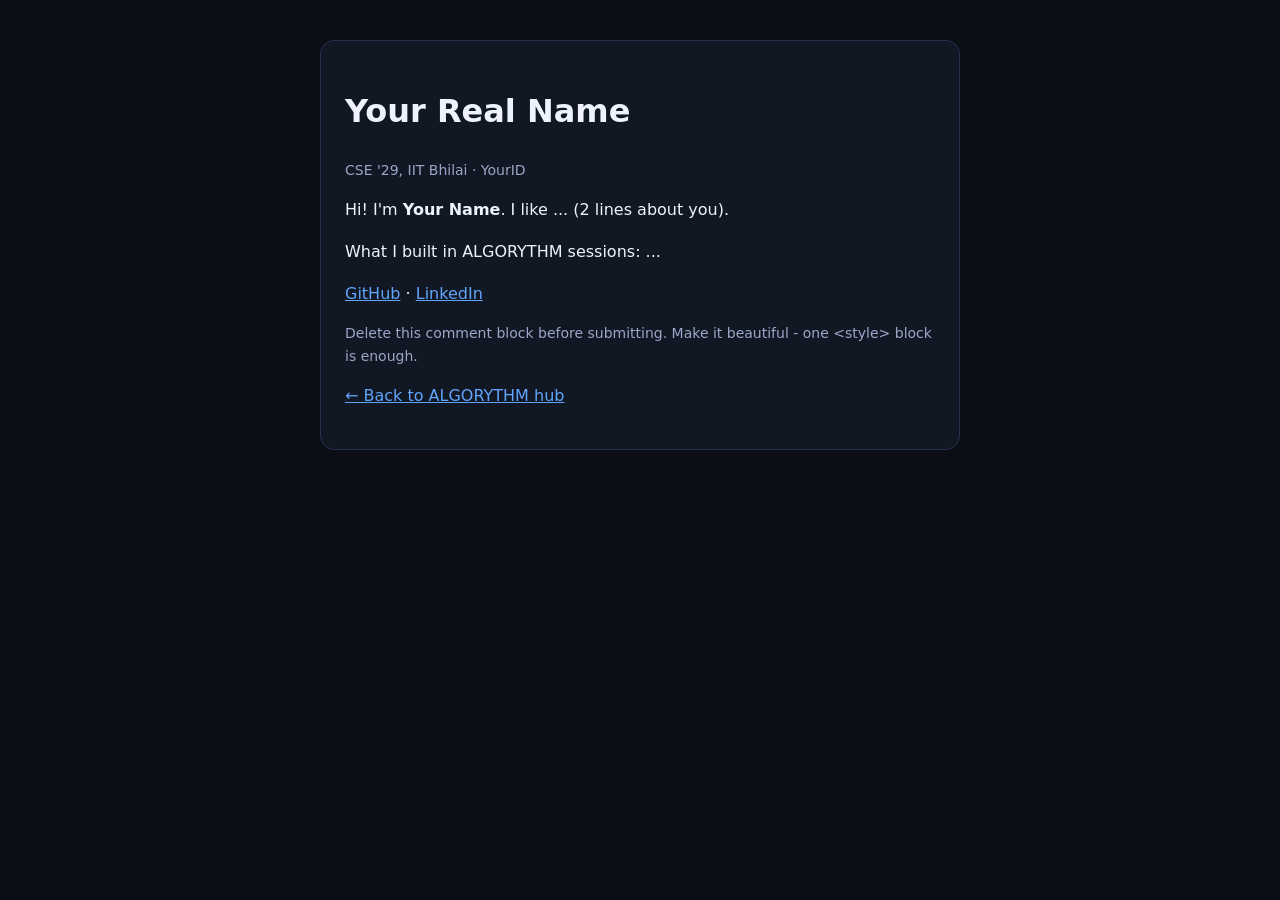
<file: students/AutofixDemo-61616-Swarnadip-Kar/index.html>
<!doctype html>
<html lang="en">
<head>
<meta charset="utf-8" />
<meta name="viewport" content="width=device-width, initial-scale=1" />
<title>Swarnadip - ALGORYTHM</title>
<style>
  body{font-family:-apple-system,"Segoe UI",system-ui,sans-serif;max-width:640px;margin:40px auto;padding:0 20px;line-height:1.6;background:#0b0e14;color:#eef2ff}
  a{color:#60a5fa} .card{border:1px solid #26314d;border-radius:14px;padding:24px;background:#121724}
  .muted{color:#9aa7c7;font-size:14px}
</style>
</head>
<body>
<!--
  TEMPLATE for your bio page.
  1. Copy this whole folder: students/_template/ -> students/<YourName>-<YourID>-<YourGithubUsername>/
     Keep YOUR case exactly. The last part MUST be YOUR OWN GitHub username.
     Example: students/Swarnadip-12342210-Swarnadip-Kar (NAME=Swarnadip, ID=12342210, user=Swarnadip-Kar)
  2. Edit THIS file. Keep it a single index.html (plus optional style.css / images in same folder).
  3. Keep it < 500 KB total, no passwords / API keys, no crypto miners.
-->
<div class="card">
  <h1>Your Real Name</h1>
  <p class="muted">CSE '29, IIT Bhilai · YourID</p>
  <p>Hi! I'm <b>Your Name</b>. I like ... (2 lines about you).</p>
  <p>What I built in ALGORYTHM sessions: ...</p>
  <p><a href="https://github.com/YOU">GitHub</a> · <a href="https://linkedin.com/in/YOU">LinkedIn</a></p>
  <p class="muted">Delete this comment block before submitting. Make it beautiful - one &lt;style&gt; block is enough.</p>
  <p><a href="../../index.html">← Back to ALGORYTHM hub</a></p>
</div>
</body>
</html>
</file>
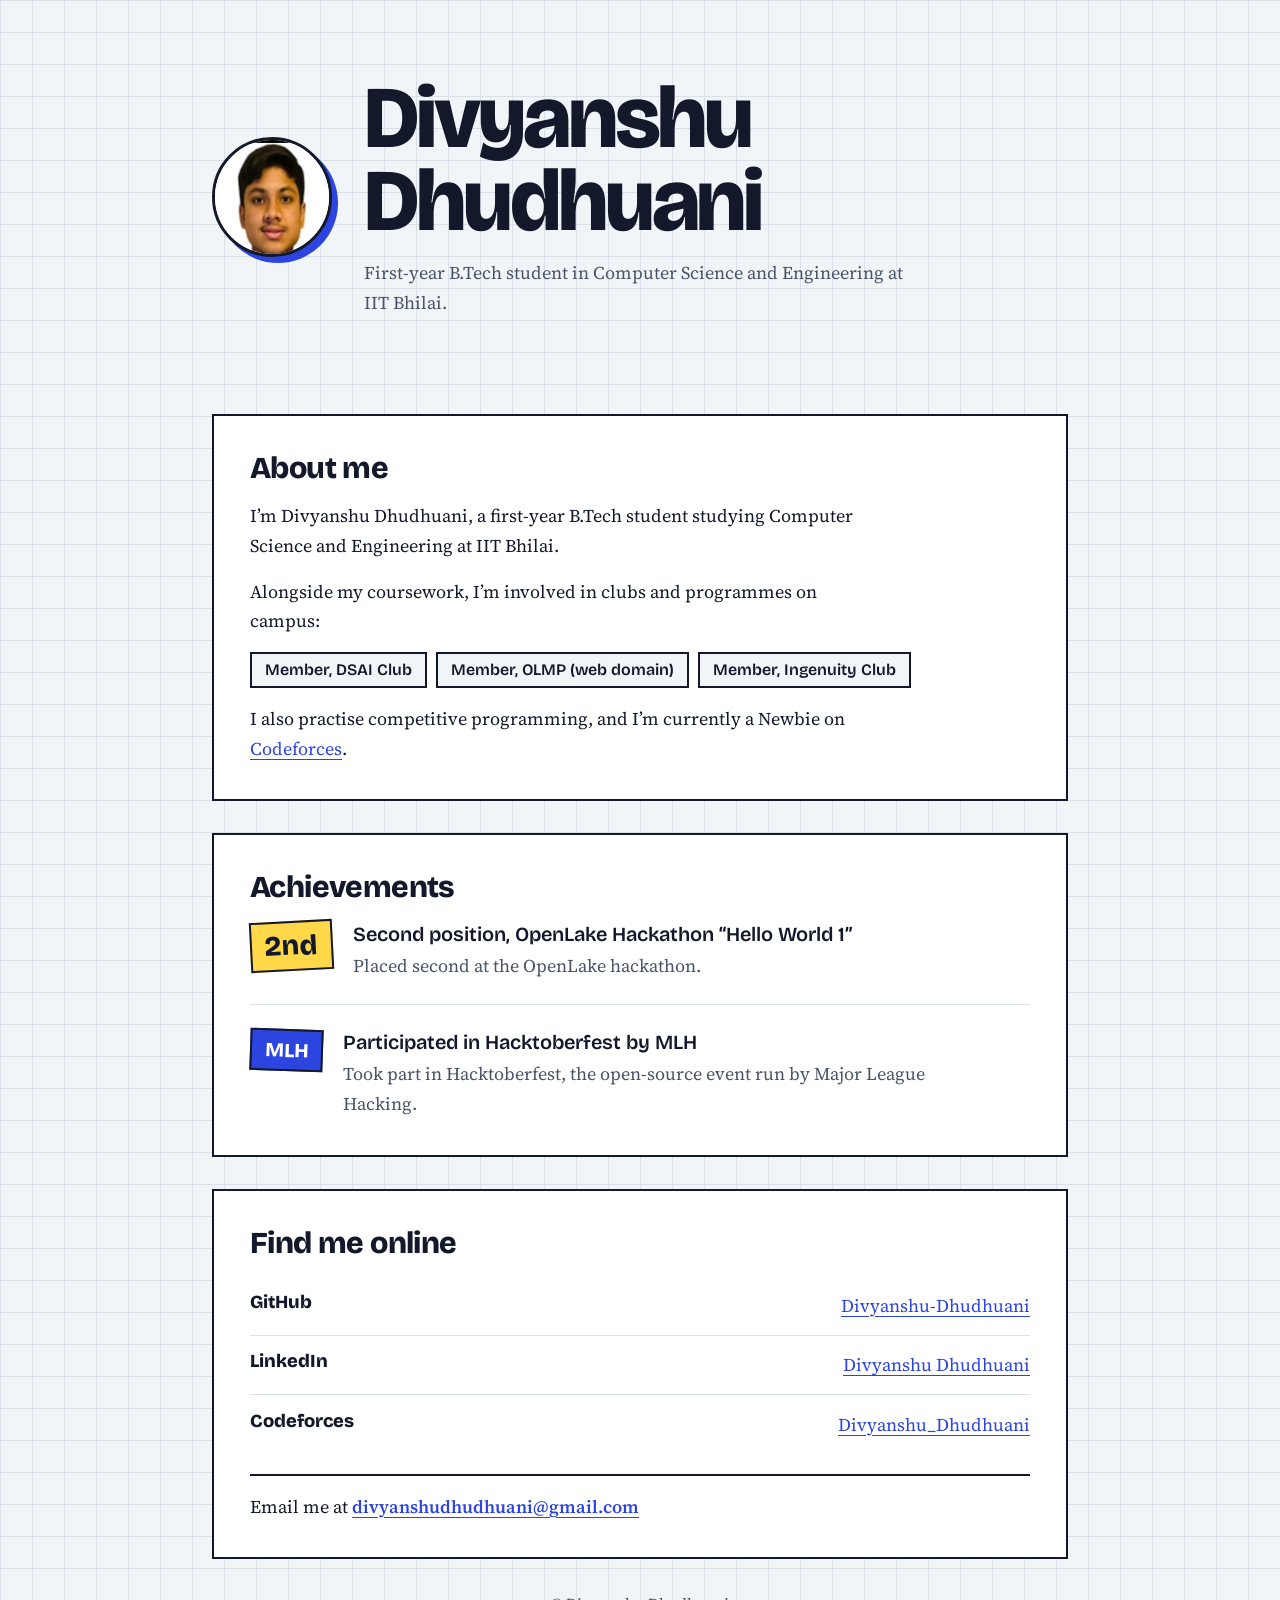
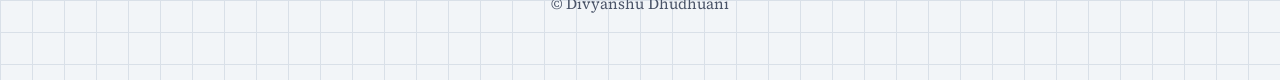
<file: students/Divyanshu-B26CS015-Divyanshu-Dhudhuani/index.html>
<!DOCTYPE html>
<html lang="en">
<head>
<meta charset="UTF-8">
<meta name="viewport" content="width=device-width, initial-scale=1, viewport-fit=cover">
<title>Divyanshu Dhudhuani – Portfolio</title>
<link rel="preconnect" href="https://fonts.googleapis.com">
<link rel="preconnect" href="https://fonts.gstatic.com" crossorigin>
<link href="https://fonts.googleapis.com/css2?family=Bricolage+Grotesque:opsz,wght@12..96,500;12..96,800&family=Source+Serif+4:opsz,wght@8..60,400;8..60,600&display=swap" rel="stylesheet">
<style>
:root{
  --paper:#F2F5F8; --grid:#D9E0E8; --ink:#13192B; --muted:#4A5468;
  --accent:#2D45E0; --mark:#FFD84A; --card:#FFFFFF; --line:#13192B;
  --display:"Bricolage Grotesque","Helvetica Neue",Arial,sans-serif;
  --body:"Source Serif 4",Georgia,"Times New Roman",serif;
  box-sizing:border-box;
  padding-top:env(safe-area-inset-top,0px);
  padding-bottom:env(safe-area-inset-bottom,0px);
}
@media (prefers-color-scheme:dark){
  :root:not([data-theme="light"]){
    --paper:#10152A; --grid:#1D2540; --ink:#EEF1F8; --muted:#A5AEC4;
    --accent:#8FA2FF; --mark:#FFD84A; --card:#171E38; --line:#EEF1F8;
    color-scheme:dark;
  }
}
:root[data-theme="dark"]{
  --paper:#10152A; --grid:#1D2540; --ink:#EEF1F8; --muted:#A5AEC4;
  --accent:#8FA2FF; --mark:#FFD84A; --card:#171E38; --line:#EEF1F8;
  color-scheme:dark;
}
html{scroll-padding-top:env(safe-area-inset-top,0px)}
*,*::before,*::after{box-sizing:border-box}
body{
  margin:0; color:var(--ink); background-color:var(--paper);
  background-image:
    linear-gradient(var(--grid) 1px,transparent 1px),
    linear-gradient(90deg,var(--grid) 1px,transparent 1px);
  background-size:32px 32px;
  font-family:var(--body); font-size:1.125rem; line-height:1.65;
}
main{max-width:56rem; margin:0 auto; padding:clamp(2rem,6vw,5rem) 1.25rem 4rem}
a{color:var(--accent); text-underline-offset:.2em}
a:focus-visible{outline:3px solid var(--accent); outline-offset:3px; border-radius:2px}

/* hero */
.hero{display:flex; gap:2rem; align-items:center; flex-wrap:wrap; margin-bottom:clamp(3rem,8vw,6rem)}
.avatar{
  width:7.5rem; height:7.5rem; flex:none; display:grid; place-items:center;
  background:var(--ink); color:var(--paper); border-radius:50%;
  font:800 2.5rem/1 var(--display); letter-spacing:-.02em;
  box-shadow:6px 6px 0 var(--accent);
}
img.avatar{object-fit:cover; background:var(--card); border:3px solid var(--ink)}
.hero h1{
  margin:0; font:800 clamp(2.6rem,9vw,5.5rem)/.95 var(--display);
  letter-spacing:-.035em;
}
.hero p{margin:.9rem 0 0; max-width:34rem; color:var(--muted)}
.hero-text{flex:1 1 20rem}

/* sections */
section{
  background:var(--card); border:2px solid var(--line);
  padding:clamp(1.25rem,4vw,2.25rem); margin-bottom:2rem;
}
h2{margin:0 0 1rem; font:800 1.9rem/1.1 var(--display); letter-spacing:-.02em}
section p{margin:0; max-width:40rem}
section p + p{margin-top:1rem}
.clubs{list-style:none; margin:1rem 0 0; padding:0; display:flex; flex-wrap:wrap; gap:.6rem}
.clubs li{border:2px solid var(--line); padding:.3rem .8rem; font:600 1rem/1.4 var(--display); background:var(--paper)}

/* achievement */
.award{display:flex; gap:1.25rem; align-items:flex-start}
.rank{
  flex:none; background:var(--mark); color:#13192B; border:2px solid #13192B;
  font:800 1.75rem/1 var(--display); padding:.55rem .8rem; transform:rotate(-3deg);
}
.award h3{margin:0 0 .25rem; font:600 1.25rem/1.3 var(--display)}
.award p{color:var(--muted)}
.award + .award{margin-top:1.5rem; padding-top:1.5rem; border-top:1px solid var(--grid)}
.rank.alt{background:var(--accent); color:#FFFFFF; transform:rotate(2deg); font-size:1.25rem}
:root[data-theme="dark"] .rank.alt{color:#10152A}
@media (prefers-color-scheme:dark){:root:not([data-theme="light"]) .rank.alt{color:#10152A}}

/* links */
.links{list-style:none; margin:0; padding:0}
.links li{border-top:1px solid var(--grid)}
.links li:first-child{border-top:0}
.links a{
  display:flex; justify-content:space-between; gap:1rem; flex-wrap:wrap;
  padding:.9rem 0; text-decoration:none; color:var(--ink);
}
.links .site{font:800 1.15rem var(--display)}
.links .handle{color:var(--accent); text-decoration:underline; text-underline-offset:.2em; overflow-wrap:anywhere}
.links a:hover .site{color:var(--accent)}
.contact{margin-top:1.25rem; padding-top:1rem; border-top:2px solid var(--line)}
.contact a{font-weight:600; overflow-wrap:anywhere}

footer{color:var(--muted); font-size:.95rem; text-align:center}
@media (prefers-reduced-motion:reduce){*{transition:none!important;animation:none!important}}
</style>
</head>
<body>
<main>
  <header class="hero">
    <img class="avatar" src="[data-uri]" alt="Portrait of Divyanshu Dhudhuani" width="120" height="120">
    <div class="hero-text">
      <h1>Divyanshu Dhudhuani</h1>
      <p>First-year B.Tech student in Computer Science and Engineering at IIT Bhilai.</p>
    </div>
  </header>

  <section id="about">
    <h2>About me</h2>
    <p>I’m Divyanshu Dhudhuani, a first-year B.Tech student studying Computer Science and Engineering at IIT Bhilai.</p>
    <p>Alongside my coursework, I’m involved in clubs and programmes on campus:</p>
    <ul class="clubs">
      <li>Member, DSAI Club</li>
      <li>Member, OLMP (web domain)</li>
      <li>Member, Ingenuity Club</li>
    </ul>
    <p style="margin-top:1rem">I also practise competitive programming, and I’m currently a Newbie on <a href="https://codeforces.com/profile/Divyanshu_Dhudhuani" target="_blank" rel="noopener">Codeforces</a>.</p>
  </section>

  <section id="achievements">
    <h2>Achievements</h2>
    <div class="award">
      <div class="rank" aria-hidden="true">2nd</div>
      <div>
        <h3>Second position, OpenLake Hackathon “Hello World 1”</h3>
        <p>Placed second at the OpenLake hackathon.</p>
      </div>
    </div>
    <div class="award">
      <div class="rank alt" aria-hidden="true">MLH</div>
      <div>
        <h3>Participated in Hacktoberfest by MLH</h3>
        <p>Took part in Hacktoberfest, the open-source event run by Major League Hacking.</p>
      </div>
    </div>
  </section>

  <section id="socials">
    <h2>Find me online</h2>
    <ul class="links">
      <li><a href="https://github.com/Divyanshu-Dhudhuani/" target="_blank" rel="noopener"><span class="site">GitHub</span><span class="handle">Divyanshu-Dhudhuani</span></a></li>
      <li><a href="https://www.linkedin.com/in/divyanshu-dhudhuani-47697a425/" target="_blank" rel="noopener"><span class="site">LinkedIn</span><span class="handle">Divyanshu Dhudhuani</span></a></li>
      <li><a href="https://codeforces.com/profile/Divyanshu_Dhudhuani" target="_blank" rel="noopener"><span class="site">Codeforces</span><span class="handle">Divyanshu_Dhudhuani</span></a></li>
    </ul>
    <div class="contact">Email me at <a href="mailto:divyanshudhudhuani@gmail.com">divyanshudhudhuani@gmail.com</a></div>
  </section>

  <footer>© Divyanshu Dhudhuani</footer>
</main>
</body>
</html>
</file>
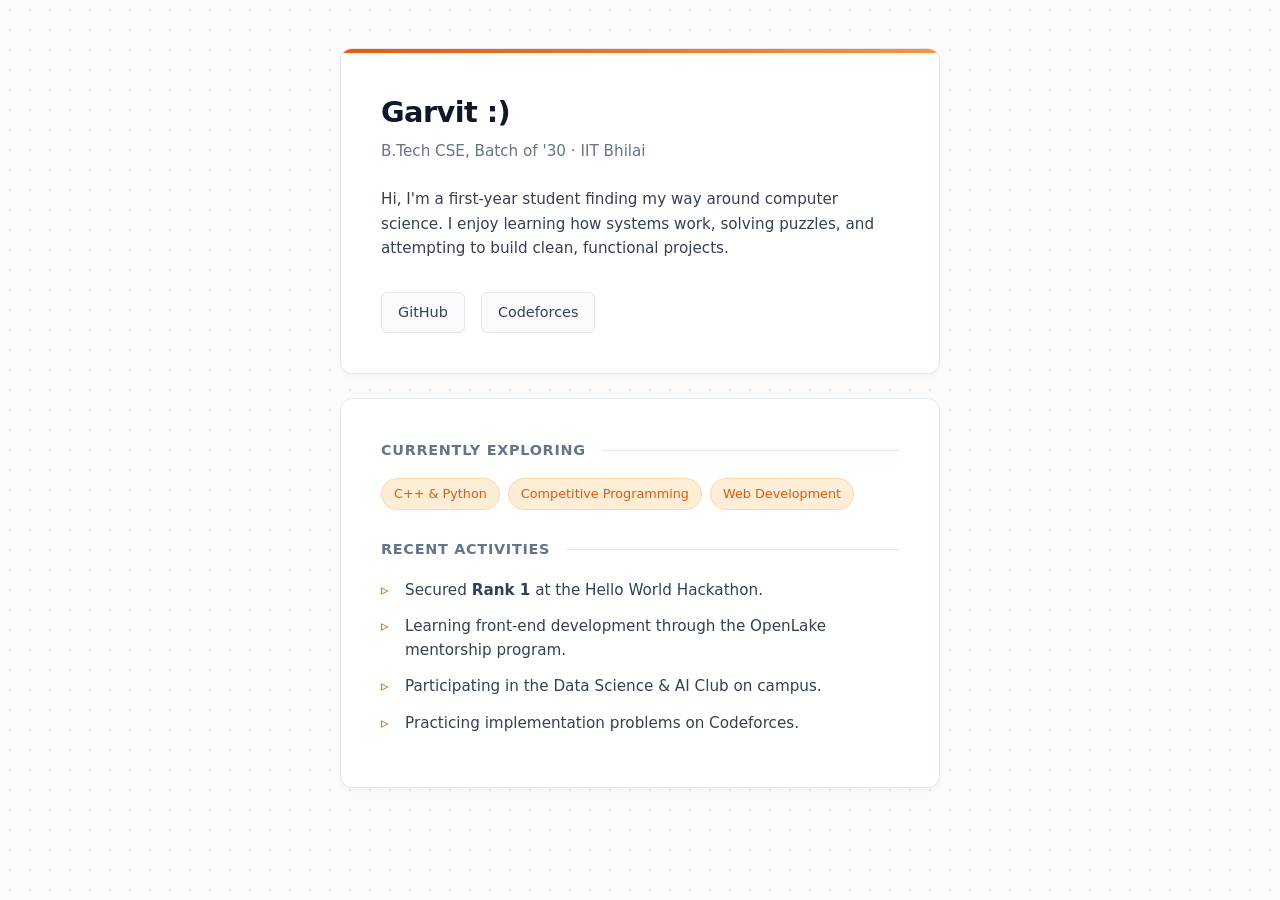
<file: students/Garvit-b26cs016-gargoyat/index.html>
<!DOCTYPE html>
<html lang="en">
<head>
  <meta charset="UTF-8">
  <meta name="viewport" content="width=device-width, initial-scale=1.0">
  <title>Garvit</title>
  <style>
    :root {
      --bg: #fafafa;
      --card-bg: #ffffff;
      --text-main: #334155;
      --text-muted: #64748b;
      --accent: #ea580c;
      --accent-light: #ffedd5;
      --border: #e2e8f0;
    }

    * { box-sizing: border-box; margin: 0; padding: 0; }

    body {
      background-color: var(--bg);
      background-image: radial-gradient(var(--border) 1px, transparent 1px);
      background-size: 20px 20px;
      color: var(--text-main);
      font-family: ui-sans-serif, system-ui, -apple-system, BlinkMacSystemFont, "Segoe UI", Roboto, sans-serif;
      line-height: 1.6;
      display: flex;
      justify-content: center;
      padding: 3rem 1.5rem;
    }

    .container {
      max-width: 600px;
      width: 100%;
    }

    .card {
      background: var(--card-bg);
      border: 1px solid var(--border);
      border-radius: 12px;
      padding: 2.5rem;
      box-shadow: 0 4px 6px -1px rgba(0, 0, 0, 0.02), 0 2px 4px -1px rgba(0, 0, 0, 0.02);
      margin-bottom: 1.5rem;
      position: relative;
      overflow: hidden;
    }

    .card.header-card::before {
      content: "";
      position: absolute;
      top: 0; left: 0; width: 100%; height: 4px;
      background: linear-gradient(90deg, #ea580c, #fb923c);
    }

    h1 {
      font-size: 1.8rem;
      font-weight: 700;
      color: #0f172a;
      margin-bottom: 0.25rem;
      letter-spacing: -0.02em;
    }

    .subtitle {
      color: var(--text-muted);
      font-size: 0.95rem;
      font-weight: 500;
      margin-bottom: 1.5rem;
    }

    p {
      font-size: 0.95rem;
      color: var(--text-main);
      margin-bottom: 1rem;
    }

    h2 {
      font-size: 0.9rem;
      font-weight: 600;
      text-transform: uppercase;
      letter-spacing: 0.05em;
      color: var(--text-muted);
      margin-bottom: 1rem;
      display: flex;
      align-items: center;
    }
    
    h2::after {
      content: "";
      flex: 1;
      height: 1px;
      background: var(--border);
      margin-left: 1rem;
    }

    .tag-container {
      display: flex;
      flex-wrap: wrap;
      gap: 0.5rem;
      margin-bottom: 1.75rem;
    }

    .tag {
      background: var(--accent-light);
      color: var(--accent);
      padding: 0.3rem 0.75rem;
      border-radius: 9999px;
      font-size: 0.8rem;
      font-weight: 500;
      border: 1px solid #fed7aa;
    }

    ul { list-style: none; }
    
    li {
      font-size: 0.95rem;
      margin-bottom: 0.75rem;
      padding-left: 1.5rem;
      position: relative;
    }

    li::before {
      content: "▹";
      position: absolute;
      left: 0;
      color: var(--accent);
      font-weight: bold;
    }

    .links {
      display: flex;
      gap: 1rem;
      margin-top: 2rem;
    }

    a.btn {
      display: inline-block;
      text-decoration: none;
      color: var(--text-main);
      background: #f8fafc;
      border: 1px solid var(--border);
      padding: 0.5rem 1rem;
      border-radius: 6px;
      font-size: 0.9rem;
      font-weight: 500;
      transition: all 0.2s ease;
    }

    a.btn:hover {
      background: var(--accent);
      color: white;
      border-color: var(--accent);
      transform: translateY(-1px);
    }
  </style>
</head>
<body>
  <div class="container">
    <!-- Main Intro Card -->
    <div class="card header-card">
      <h1>Garvit :)</h1>
      <div class="subtitle">B.Tech CSE, Batch of '30 · IIT Bhilai</div>
      
      <p>Hi, I'm a first-year student finding my way around computer science. I enjoy learning how systems work, solving puzzles, and attempting to build clean, functional projects.</p>
      
      <div class="links">
        <a href="https://github.com/gargoyat" target="_blank" rel="noopener" class="btn">GitHub</a>
        <a href="https://codeforces.com/profile/gargoyat" target="_blank" rel="noopener" class="btn">Codeforces</a>
      </div>
    </div>

    <!-- Details Card -->
    <div class="card">
      <h2>Currently Exploring</h2>
      <div class="tag-container">
        <span class="tag">C++ & Python</span>
        <span class="tag">Competitive Programming</span>
        <span class="tag">Web Development</span>
      </div>

      <h2>Recent Activities</h2>
      <ul>
        <li>Secured <strong>Rank 1</strong> at the Hello World Hackathon.</li>
        <li>Learning front-end development through the OpenLake mentorship program.</li>
        <li>Participating in the Data Science & AI Club on campus.</li>
        <li>Practicing implementation problems on Codeforces.</li>
      </ul>
    </div>
  </div>
</body>
</html>
</file>
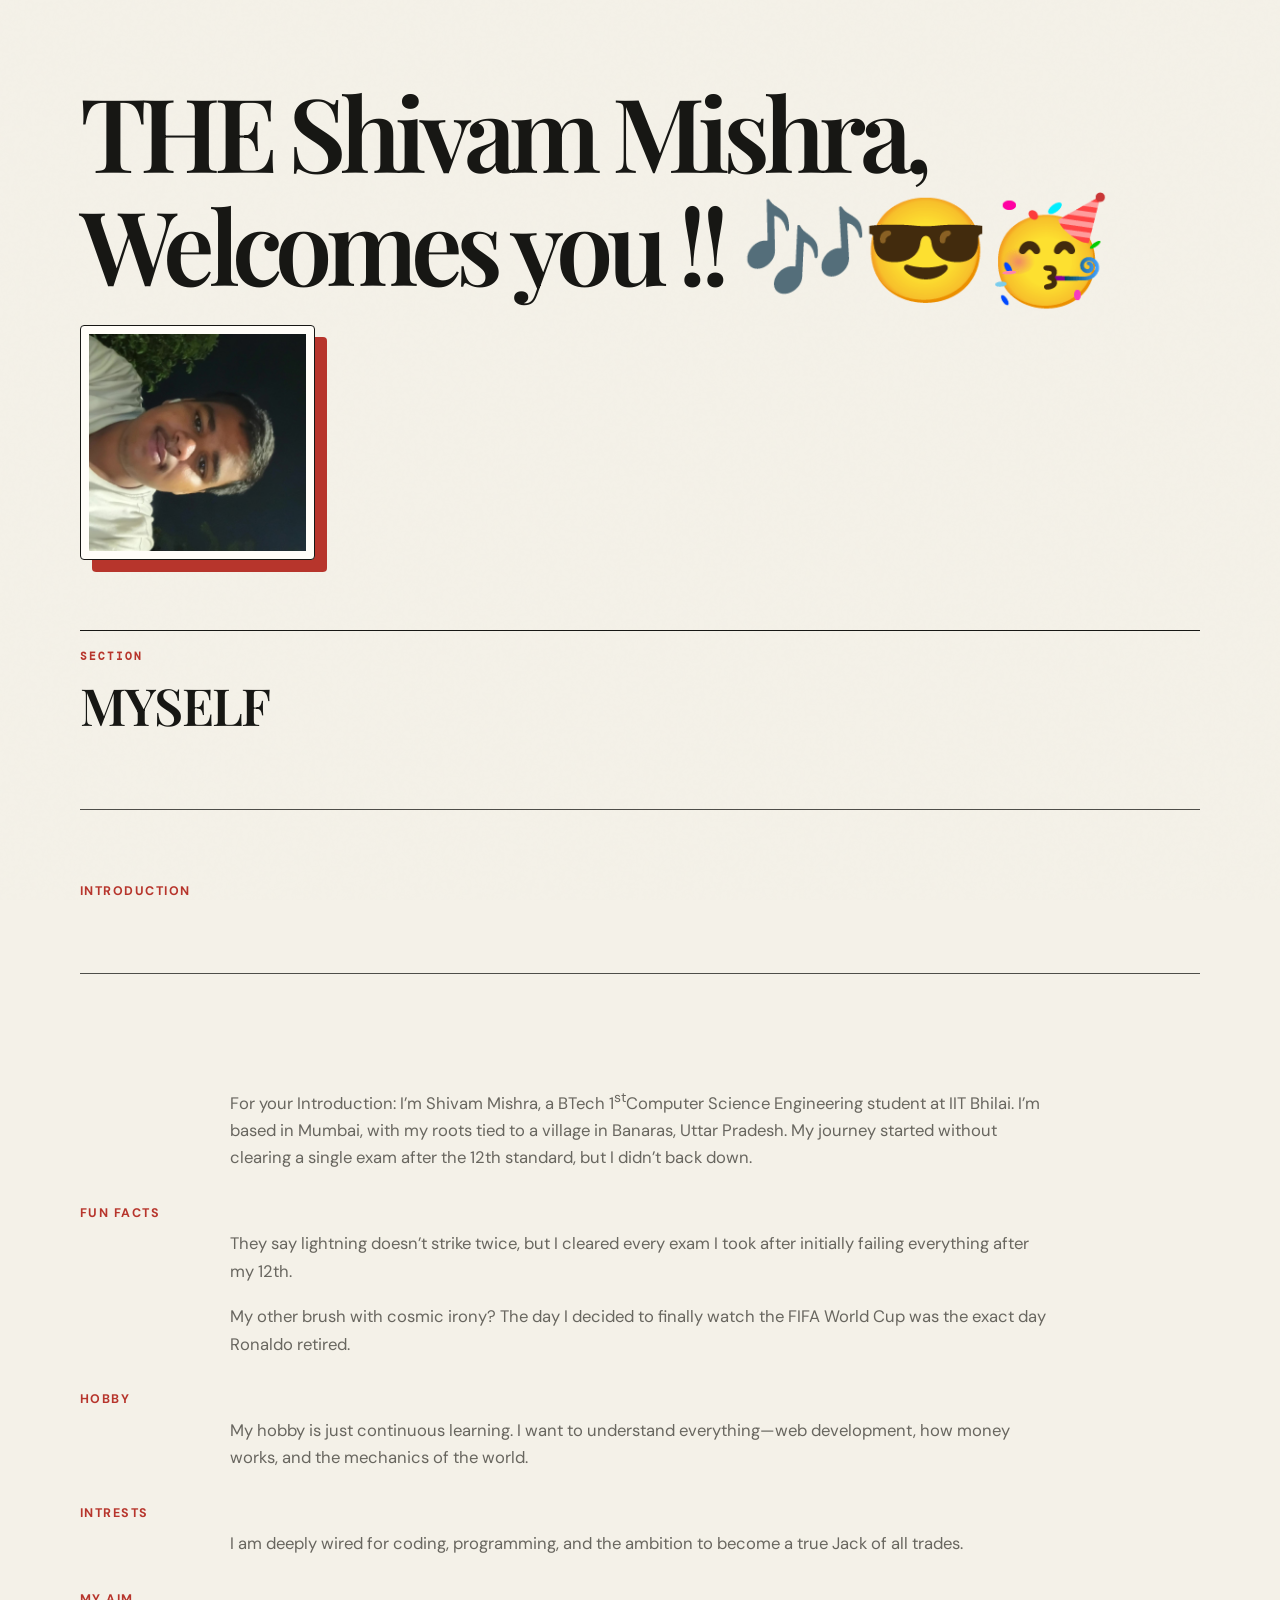
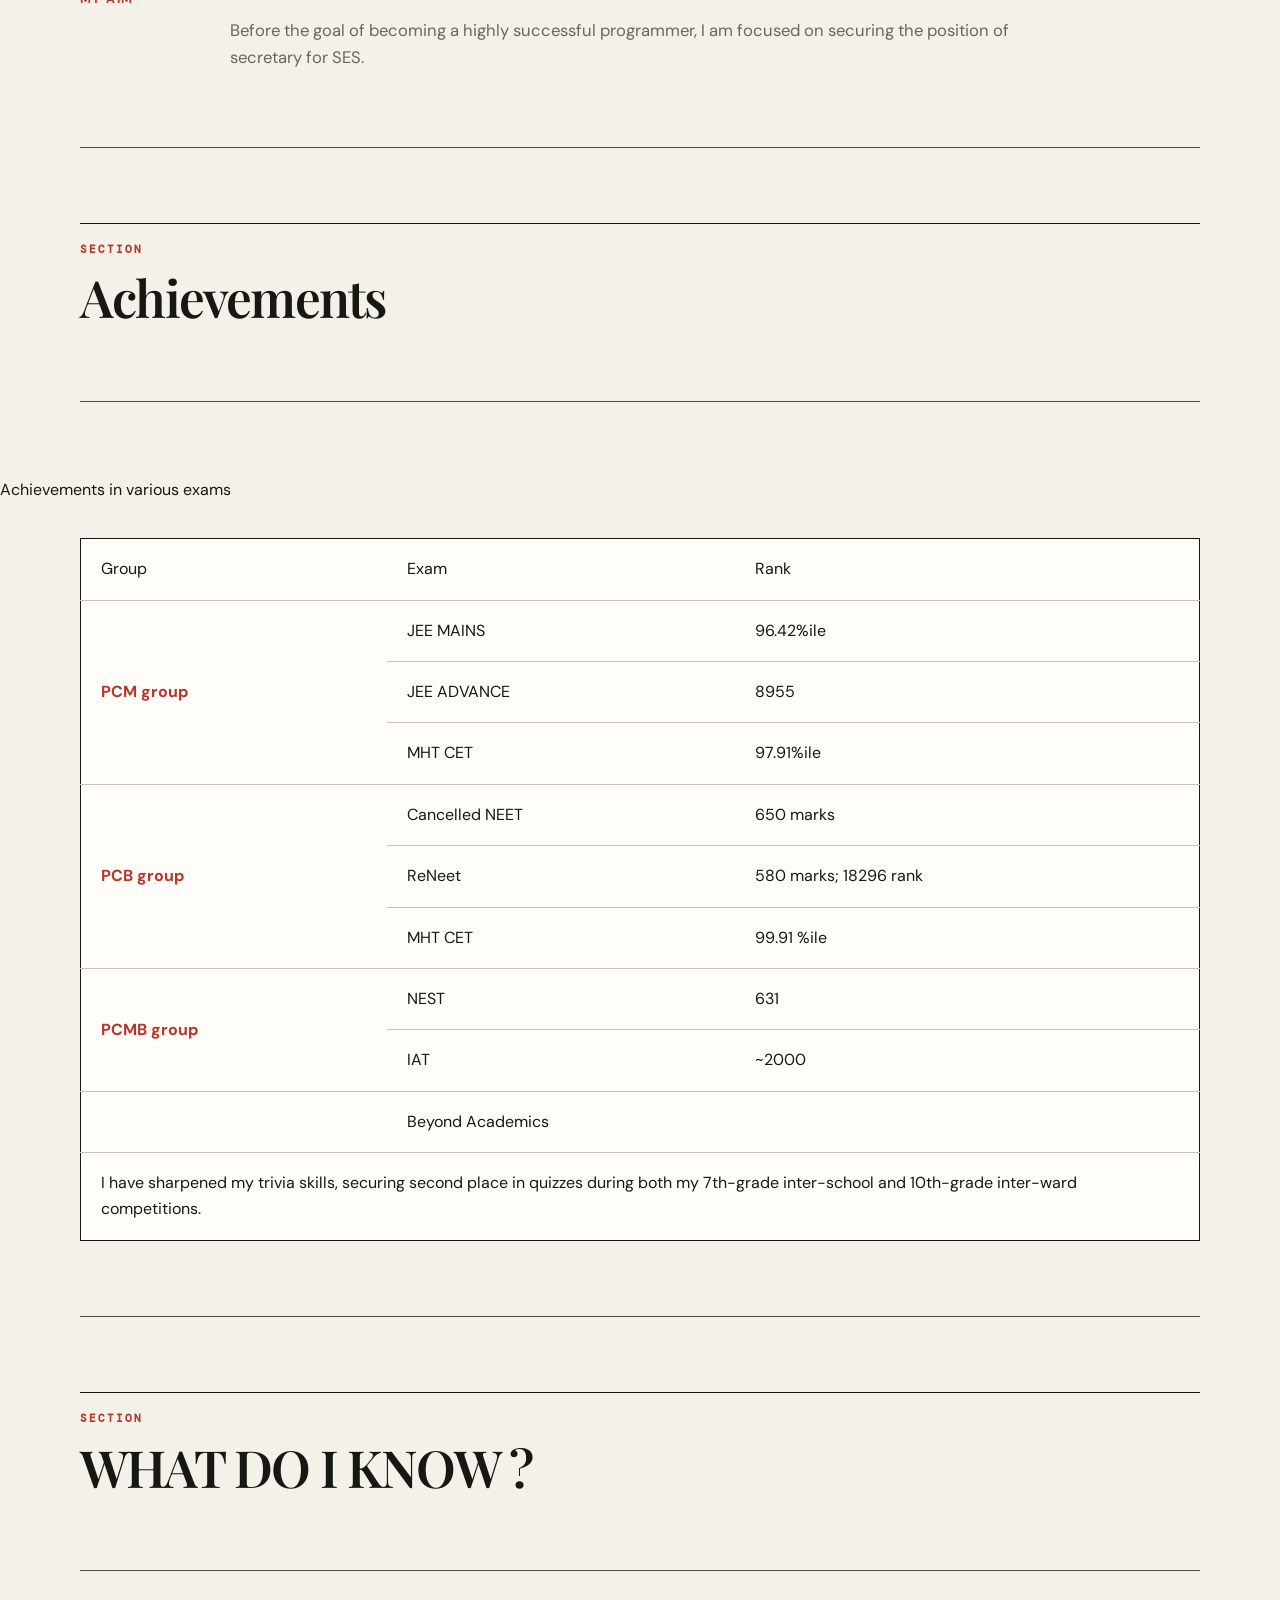
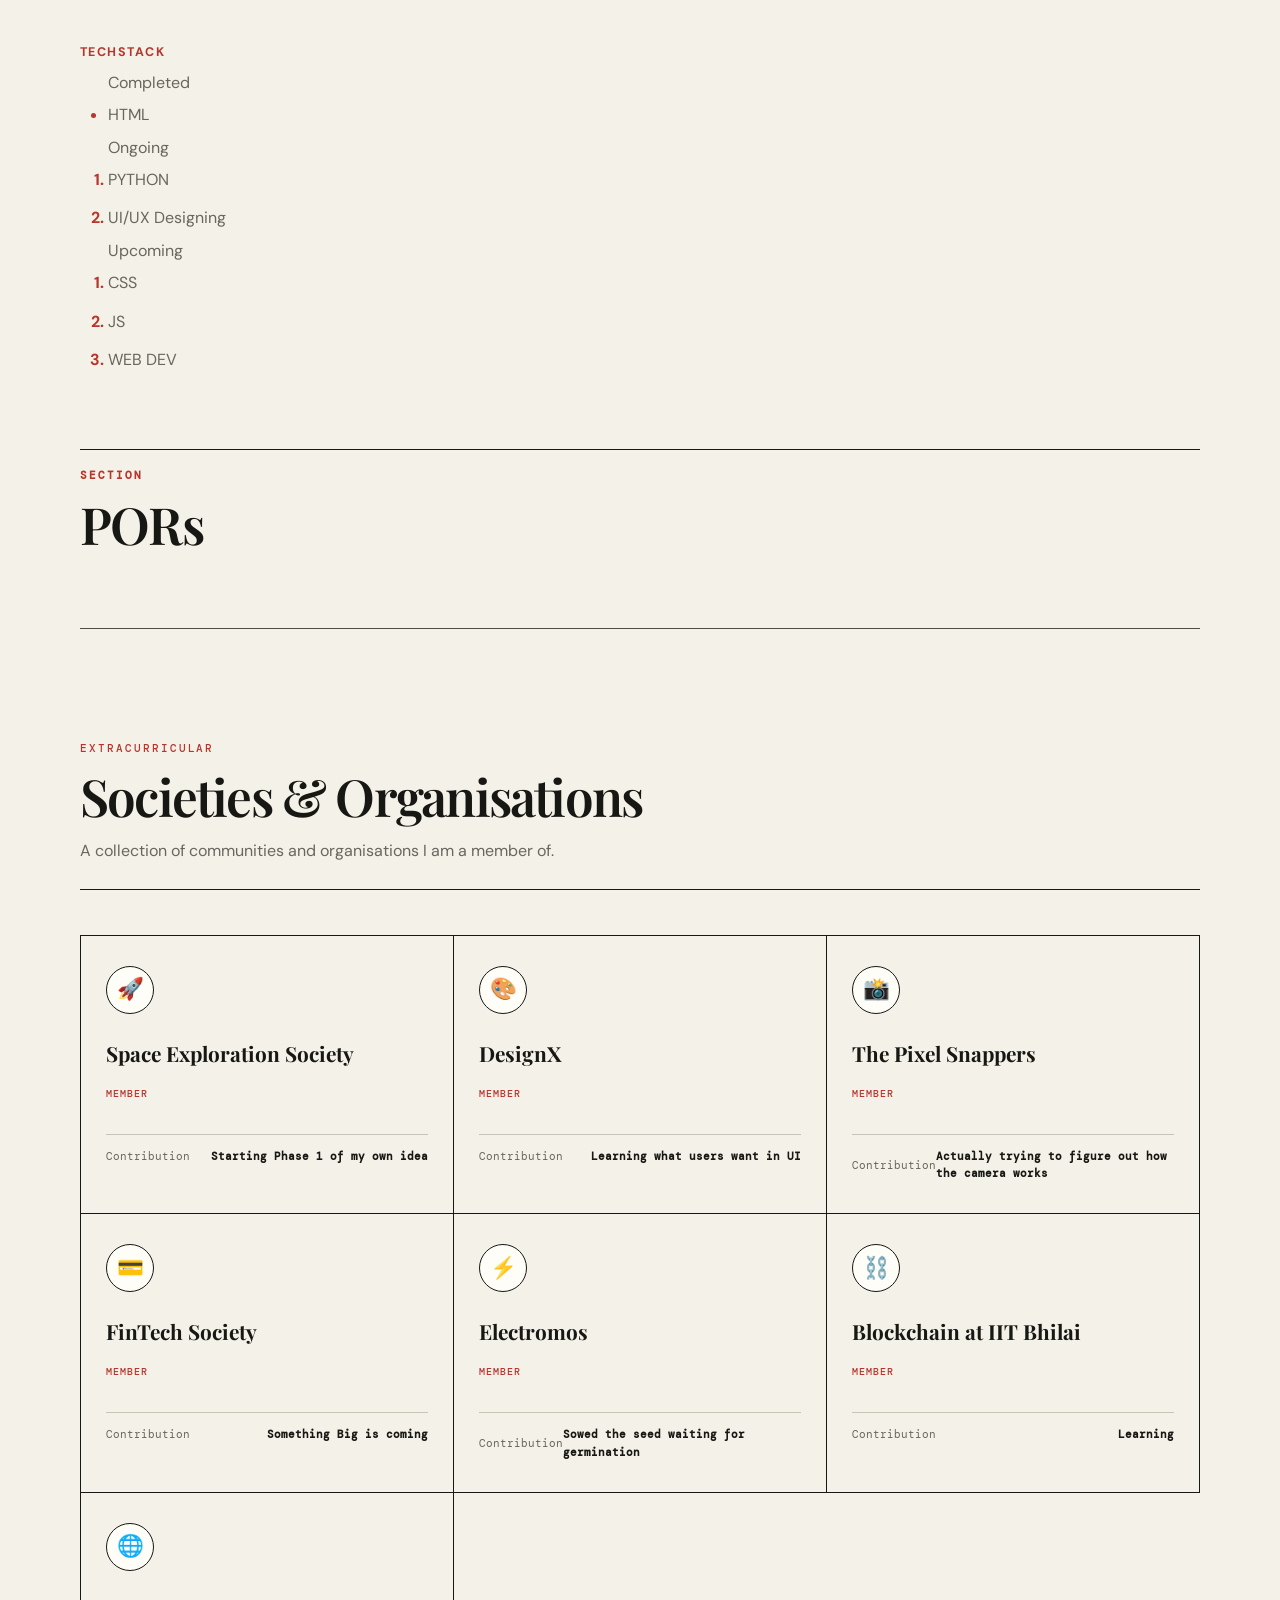
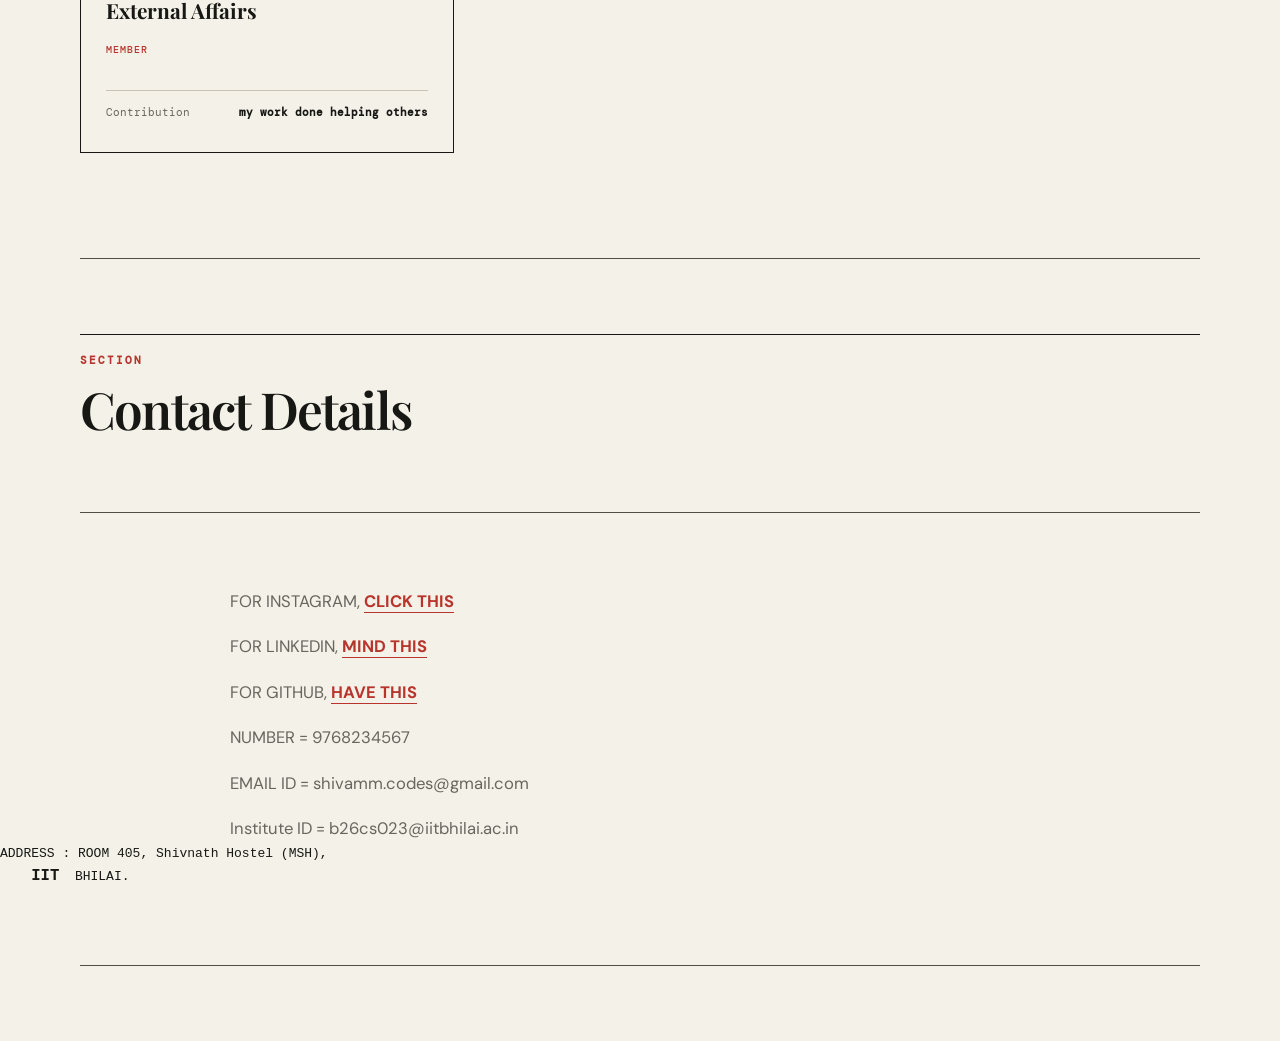
<file: students/Shivam-B26CS023-shivamm-codes/index.html>
<!DOCTYPE html>
<html lang="en">
<head>
    <meta charset="UTF-8">
    <meta name="viewport" content="width=device-width, initial-scale=1.0">
    <title>Shivam Mishra | Portfolio</title>
    <link rel="stylesheet" href="style.css">
</head>
<body>
    <h1> THE Shivam Mishra, Welcomes you !! 🎶😎🥳 </h1>
    <img src="me.jpg" alt="SHIVAM MISHRA">
    <h2>MYSELF</h2>
<hr>
    <h3>Introduction</h3>
<hr>
    <br>
    <p>For your Introduction: I’m Shivam Mishra, a BTech 1<sup>st</sup>Computer Science Engineering student at IIT Bhilai. I’m based in Mumbai, with my roots tied to a village in Banaras, Uttar Pradesh. My journey started without clearing a single exam after the 12th standard, but I didn’t back down.</p>

    <h3>FUN FACTS</h3>
    <p>They say lightning doesn’t strike twice, but I cleared every exam I took after initially failing everything after my 12th.</p>
<p>My other brush with cosmic irony? The day I decided to finally watch the FIFA World Cup was the exact day Ronaldo retired.</p>

    <h3>HOBBY</h3>
    <p>My hobby is just continuous learning. I want to understand everything—web development, how money works, and the mechanics of the world.</p>

    <h3>Intrests</h3>
    <p>I am deeply wired for coding, programming, and the ambition to become a true Jack of all trades.</p>

    <h3>MY AIM</h3>
    <p>Before the goal of becoming a highly successful programmer, I am focused on securing the position of secretary for SES.</p>
<hr>
    <h2>Achievements</h2>
<hr>
    <table>
        <theader>
            Achievements in various exams
        </theader>
        <tbody>
            <tr>
                <td>Group</td>
                <td>Exam</td>
                <td>Rank</td>
            </tr>
            <tr>
                <td rowspan="3">PCM group</td>
                <td>JEE MAINS</td>
                <td>96.42%ile</td>
            </tr>
            <tr>
                <td>JEE ADVANCE</td>
                <td>8955</td>
            </tr>
            <tr>
                <td>
                    MHT CET
                </td>
                <td>
                    97.91%ile
                </td>
                
            </tr>
            <tr>
                <td rowspan="3">PCB group</td>
                <td>Cancelled NEET</td>
                <td>650 marks</td>
                
            </tr>
            <tr>
                <td>ReNeet</td>
                <td>580 marks; 18296 rank</td>
            </tr>
            <tr>
                <td>MHT CET</td>
                <td>99.91 %ile</td>
            </tr>
            <tr>
                <td rowspan="2">PCMB group</td>
                <td>NEST</td>
                <td>631</td>
            </tr>
            <tr>
                <td>
                    IAT
                </td>
                <td>~2000</td>
            </tr>
            <tr>
                <td> </td>
                <td colspan="2">Beyond Academics</td>
            </tr>
            <tr>
                <td colspan="3">
                    I have sharpened my trivia skills, securing second place in quizzes during both my 7th-grade inter-school and 10th-grade inter-ward competitions.
                </td>
            </tr>                
        </tbody>
    </table>
<hr>
    <h2>WHAT DO I KNOW ?</h2>
<hr>
    <h3>Techstack</h3>
    <ul>Completed
        <li>HTML</li>
        
        
    </ul>
    <ol>Ongoing
        <li>PYTHON</li>
        <li>UI/UX Designing</li>
    </ol>
    <ol>Upcoming
        <li>CSS</li>
        <li>JS</li>
        <li>WEB DEV</li>
    </ol>
    
    <h2>PORs</h2>
<hr>    
    <section class="societies-section">
  <div class="section-heading">
    <span class="section-label">EXTRACURRICULAR</span>
    <h2>Societies & Organisations</h2>
    <p>A collection of communities and organisations I am a member of.</p>
  </div>

  <div class="societies-grid">

    <article class="society-card">
      <div class="society-icon">🚀</div>
      <div class="society-content">
        <h3>Space Exploration Society</h3>
        <span class="society-role">MEMBER</span>
        <div class="society-contribution">
          <span>Contribution</span>
          <strong>Starting Phase 1 of my own idea</strong>
        </div>
      </div>
    </article>

    <article class="society-card">
      <div class="society-icon">🎨</div>
      <div class="society-content">
        <h3>DesignX</h3>
        <span class="society-role">MEMBER</span>
        <div class="society-contribution">
          <span>Contribution</span>
          <strong>Learning what users want in UI</strong>
        </div>
      </div>
    </article>

    <article class="society-card">
      <div class="society-icon">📸</div>
      <div class="society-content">
        <h3>The Pixel Snappers</h3>
        <span class="society-role">MEMBER</span>
        <div class="society-contribution">
          <span>Contribution</span>
          <strong>Actually trying to figure out how the camera works</strong>
        </div>
      </div>
    </article>

    <article class="society-card">
      <div class="society-icon">💳</div>
      <div class="society-content">
        <h3>FinTech Society</h3>
        <span class="society-role">MEMBER</span>
        <div class="society-contribution">
          <span>Contribution</span>
          <strong>Something Big is coming</strong>
        </div>
      </div>
    </article>

    <article class="society-card">
      <div class="society-icon">⚡</div>
      <div class="society-content">
        <h3>Electromos</h3>
        <span class="society-role">MEMBER</span>
        <div class="society-contribution">
          <span>Contribution</span>
          <strong>Sowed the seed waiting for germination</strong>
        </div>
      </div>
    </article>

    <article class="society-card">
      <div class="society-icon">⛓️</div>
      <div class="society-content">
        <h3>Blockchain at IIT Bhilai</h3>
        <span class="society-role">MEMBER</span>
        <div class="society-contribution">
          <span>Contribution</span>
          <strong>Learning</strong>
        </div>
      </div>
    </article>

    <article class="society-card">
      <div class="society-icon">🌐</div>
      <div class="society-content">
        <h3>External Affairs</h3>
        <span class="society-role">MEMBER</span>
        <div class="society-contribution">
          <span>Contribution</span>
          <strong>my work done helping others</strong>
        </div>
      </div>
    </article>

  </div>

  <!--
    CSS NOTE:
    Create a responsive card grid for .societies-grid.
    Style .society-card with rounded corners, padding, subtle borders/shadows,
    and a hover animation. Use .society-icon as the visual accent,
    .society-role as a small badge, and .society-contribution as the
    secondary information area. Add responsive breakpoints so the cards
    change from multiple columns to a single column on smaller screens.

    JAVASCRIPT NOTE:
    JavaScript is optional for the basic card layout. If interactivity is
    desired, use JavaScript to make each .society-card expandable/clickable,
    revealing additional contribution details or animations without changing
    the HTML structure.
  -->
</section>

<hr>
    <h2>Contact Details</h2>
<hr>    
    <P>FOR INSTAGRAM, <a href="https://www.instagram.com/shivamm.codes/"> CLICK THIS </a></P>

    <p>FOR LINKEDIN, <a href="https://www.linkedin.com/in/shivammcodes/"> MIND THIS </a></p>

    <p>FOR GITHUB, <a href="https://github.com/shivamm-codes"> HAVE THIS </a></p>
    
    <p>NUMBER = 9768234567</p>

    <p>EMAIL ID = shivamm.codes@gmail.com</p>
    <p>Institute ID = b26cs023@iitbhilai.ac.in</p>

    <pre>ADDRESS : ROOM 405, Shivnath Hostel (MSH), 
    <b><big>IIT</big> </b> BHILAI.</pre>
    <hr>
   
    <script src="script.js"></script>
</body>
</html>
</file>
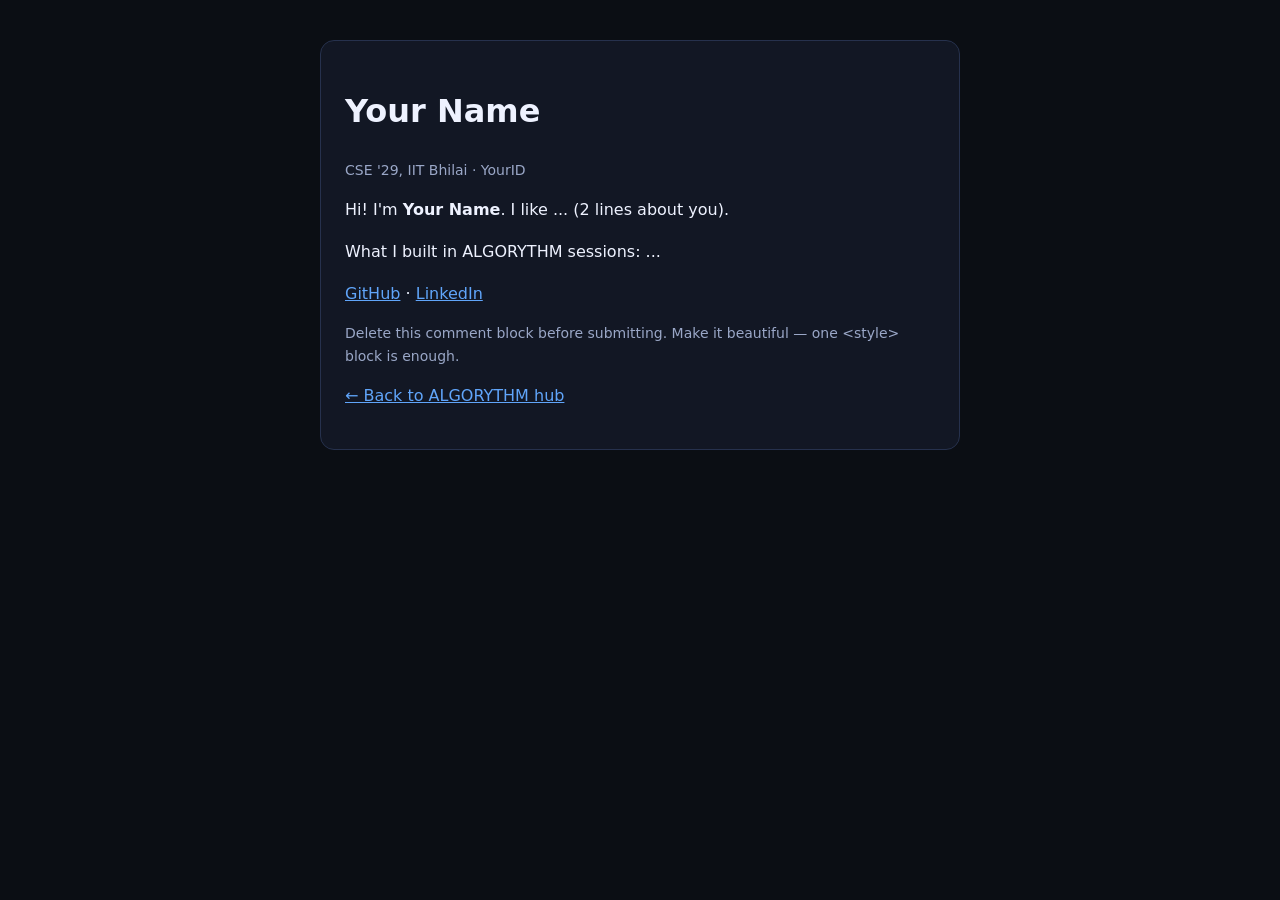
<file: students/Swarnadip-00000/index.html>
<!doctype html>
<html lang="en">
<head>
<meta charset="utf-8" />
<meta name="viewport" content="width=device-width, initial-scale=1" />
<title>Swarnadip — ALGORYTHM</title>
<style>
  body{font-family:-apple-system,"Segoe UI",system-ui,sans-serif;max-width:640px;margin:40px auto;padding:0 20px;line-height:1.6;background:#0b0e14;color:#eef2ff}
  a{color:#60a5fa} .card{border:1px solid #26314d;border-radius:14px;padding:24px;background:#121724}
  .muted{color:#9aa7c7;font-size:14px}
</style>
</head>
<body>
<!--
  TEMPLATE for your bio page.
  1. Copy this whole folder: students/_template/ -> students/<YourName>-<YourID>/
     Keep YOUR case exactly. Example: students/Swarnadip-12345/
  2. Edit THIS file. Keep it a single index.html (plus optional style.css / images in same folder).
  3. Keep it < 500 KB total, no passwords / API keys, no crypto miners.
-->
<div class="card">
  <h1>Your Name</h1>
  <p class="muted">CSE '29, IIT Bhilai · YourID</p>
  <p>Hi! I'm <b>Your Name</b>. I like ... (2 lines about you).</p>
  <p>What I built in ALGORYTHM sessions: ...</p>
  <p><a href="https://github.com/YOU">GitHub</a> · <a href="https://linkedin.com/in/YOU">LinkedIn</a></p>
  <p class="muted">Delete this comment block before submitting. Make it beautiful — one &lt;style&gt; block is enough.</p>
  <p><a href="../../index.html">← Back to ALGORYTHM hub</a></p>
</div>
</body>
</html>
</file>
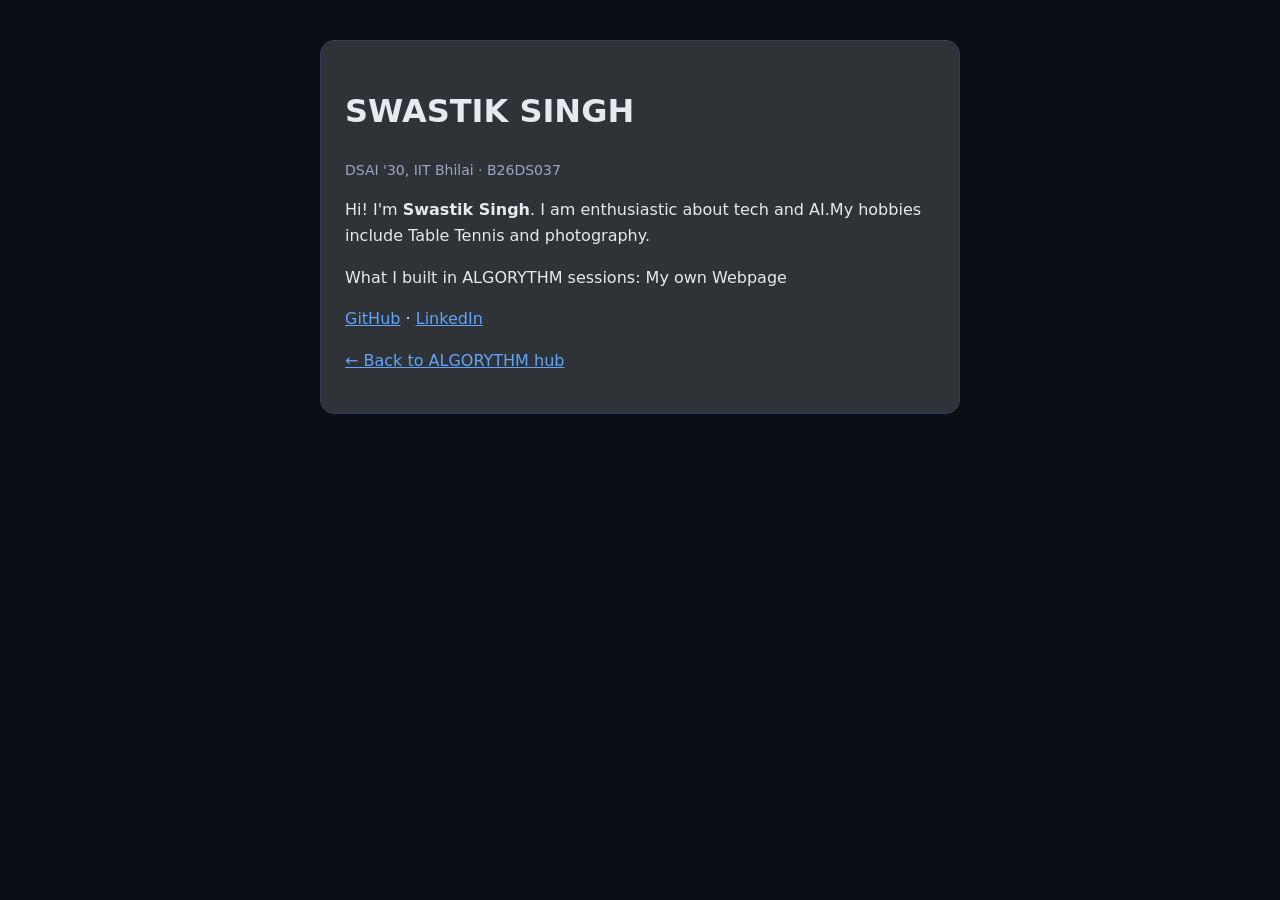
<file: students/Swastik-B26DS037-swastiksinghdun/index.html>
<!doctype html>
<html lang="en">
<head>
<meta charset="utf-8" />
<meta name="viewport" content="width=device-width, initial-scale=1" />
<title>Swastik - ALGORYTHM</title>
<style>
  body{font-family:-apple-system,"Segoe UI",system-ui,sans-serif;max-width:640px;margin:40px auto;padding:0 20px;line-height:1.6;background:#0b0e14;color:#e7e9f2}
  a{color:rgb(96, 165, 250)} .card{border:1px solid #313d5f;border-radius:14px;padding:24px;background:rgb(255, 255, 255, 0.15)}
  .muted{color:#9aa7c7;font-size:14px}
</style>

</head>
<body>
<!--
  TEMPLATE for your bio page.
  1. Copy this whole folder: students/_template/ -> students/<YourName>-<YourID>-<YourGithubUsername>/
     Keep YOUR case exactly. The last part MUST be YOUR OWN GitHub username.
     Example: students/Swarnadip-12342210-Swarnadip-Kar (NAME=Swarnadip, ID=12342210, user=Swarnadip-Kar)
  2. Edit THIS file. Keep it a single index.html (plus optional style.css / images in same folder).
  3. Keep it < 500 KB total, no passwords / API keys, no crypto miners.
-->
<div class="card">
  <h1>SWASTIK SINGH</h1>
  <p class="muted">DSAI '30, IIT Bhilai · B26DS037</p>
  <p>Hi! I'm <b>Swastik Singh</b>. I am enthusiastic about tech and AI.My hobbies include Table Tennis and photography.</p>
  <p>What I built in ALGORYTHM sessions: My own Webpage</p>
  <p><a href="https://github.com/swastiksinghdun">GitHub</a> · <a href="https://www.linkedin.com/in/swastik-singh-742456425?utm_source=share_via&utm_content=profile&utm_medium=member_android">LinkedIn</a></p>
  
  <p><a href="../../index.html">← Back to ALGORYTHM hub</a></p>
</div>

</body>
</html>
</file>
<file: students/Shivam-B26CS023-shivamm-codes/style.css>
@import url("https://fonts.googleapis.com/css2?family=DM+Mono:wght@400;500&family=DM+Sans:wght@400;500;600;700&family=Playfair+Display:wght@500;600;700&display=swap");

/* =========================================================
SHIVAM MISHRA — EDITORIAL ACADEMIC PORTFOLIO
No gradients. No glassmorphism. No purple.
========================================================= */

:root {
--paper: #f4f1e8;
--paper-dark: #e9e4d8;
--ink: #171714;
--muted: #68665f;
--line: #c9c3b6;
--accent: #b7352c;
--accent-dark: #8f2923;
--white: #fffdf8;

--max-width: 1120px;
--serif: "Playfair Display", Georgia, serif;
--sans: "DM Sans", Arial, sans-serif;
--mono: "DM Mono", monospace;

}

/* =========================================================
RESET
========================================================= */

* {
  margin: 0;
  padding: 0;
  box-sizing: border-box;
  }

html {
scroll-behavior: smooth;
}

body {
background: var(--paper);
color: var(--ink);
font-family: var(--sans);
line-height: 1.65;
min-height: 100vh;
overflow-x: hidden;
}

/* Very subtle paper texture — no gradient/glow */
body::before {
content: "";
position: fixed;
inset: 0;
pointer-events: none;
opacity: 0.035;
background-image: url("data:image/svg+xml,%3Csvg viewBox='0 0 180 180' xmlns='http://www.w3.org/2000/svg'%3E%3Cfilter id='n'%3E%3CfeTurbulence type='fractalNoise' baseFrequency='.9' numOctaves='3' stitchTiles='stitch'/%3E%3C/filter%3E%3Crect width='100%25' height='100%25' filter='url(%23n)' opacity='.35'/%3E%3C/svg%3E");
z-index: -1;
}

h1,
h2,
h3 {
font-family: var(--serif);
color: var(--ink);
line-height: 1.1;
}

h1 {
width: min(100% - 40px, var(--max-width));
margin: 75px auto 25px;
font-size: clamp(3.4rem, 8vw, 7.8rem);
font-weight: 600;
letter-spacing: -0.065em;
text-align: left;
max-width: var(--max-width);
}

h2 {
font-size: clamp(2rem, 4vw, 3.4rem);
font-weight: 600;
margin: 30px 0 20px;
letter-spacing: -0.035em;
}

h3 {
font-size: 1.35rem;
margin: 20px 0 10px;
}

p {
color: var(--muted);
max-width: 820px;
}

a {
color: inherit;
text-decoration: none;
}

img {
max-width: 100%;
display: block;
}

hr {
border: 0;
border-top: 1px solid var(--ink);
width: min(100% - 40px, var(--max-width));
margin: 75px auto;
opacity: 0.75;
}

/* =========================================================
TOP IMAGE
========================================================= */

body > img {
width: 235px;
height: 235px;
object-fit: cover;
border-radius: 4px;
margin: 10px max(calc((100% - var(--max-width)) / 2), 20px) 70px;
border: 1px solid var(--ink);
padding: 8px;
background: var(--white);
box-shadow: 12px 12px 0 var(--accent);
transition: transform 0.3s ease, box-shadow 0.3s ease;
}

body > img:hover {
transform: translate(-4px, -4px);
box-shadow: 16px 16px 0 var(--accent);
}

/* =========================================================
MAIN CONTENT
========================================================= */

body > h2,
body > h3,
body > p,
body > ul,
body > ol,
body > table {
width: min(100% - 40px, var(--max-width));
margin-left: auto;
margin-right: auto;
}

body > h2 {
margin-top: 70px;
padding-top: 20px;
border-top: 1px solid var(--ink);
position: relative;
}

body > h2::before {
content: "SECTION";
display: block;
font-family: var(--mono);
font-size: 0.68rem;
letter-spacing: 0.18em;
color: var(--accent);
margin-bottom: 14px;
}

body > h3 {
font-family: var(--sans);
font-size: 0.78rem;
text-transform: uppercase;
letter-spacing: 0.12em;
margin-top: 35px;
color: var(--accent);
}

body > p {
font-size: 1.04rem;
margin-top: 10px;
max-width: 820px;
}

body > p + p {
margin-top: 18px;
}

/* =========================================================
LISTS
========================================================= */

ul,
ol {
padding-left: 28px;
color: var(--muted);
}

li {
padding: 6px 0;
}

ul li::marker,
ol li::marker {
color: var(--accent);
font-weight: 700;
}

/* =========================================================
LINKS
========================================================= */

body > p a {
color: var(--accent);
font-weight: 700;
border-bottom: 1px solid var(--accent);
transition: color 0.2s ease, border-color 0.2s ease;
}

body > p a:hover {
color: var(--accent-dark);
border-color: var(--accent-dark);
}

/* =========================================================
ACHIEVEMENT TABLE
========================================================= */

table {
width: min(100% - 40px, var(--max-width));
margin: 35px auto;
border-collapse: collapse;
background: var(--white);
border: 1px solid var(--ink);
}

caption {
caption-side: top;
text-align: left;
padding: 0 0 14px;
font-family: var(--mono);
font-size: 0.72rem;
letter-spacing: 0.12em;
text-transform: uppercase;
color: var(--accent);
}

td,
th {
padding: 17px 20px;
text-align: left;
border-bottom: 1px solid var(--line);
}

th {
font-family: var(--mono);
font-size: 0.72rem;
text-transform: uppercase;
letter-spacing: 0.08em;
color: var(--ink);
background: var(--paper-dark);
}

tr:last-child td {
border-bottom: none;
}

tr {
transition: background 0.2s ease;
}

tr:hover {
background: #eee9dd;
}

td[rowspan] {
color: var(--accent);
font-weight: 700;
}

/* =========================================================
SOCIETIES
========================================================= */

.societies-section {
width: min(100% - 40px, var(--max-width));
margin: 105px auto;
}

.section-heading {
margin-bottom: 45px;
border-bottom: 1px solid var(--ink);
padding-bottom: 25px;
}

.section-label,
.visitor-tag {
display: inline-block;
font-family: var(--mono);
color: var(--accent);
font-size: 0.68rem;
font-weight: 500;
letter-spacing: 0.18em;
text-transform: uppercase;
margin-bottom: 10px;
}

.section-heading h2 {
margin: 0;
}

.section-heading p {
margin-top: 14px;
max-width: 650px;
}

.societies-grid {
display: grid;
grid-template-columns: repeat(3, 1fr);
gap: 0;
border-top: 1px solid var(--ink);
border-left: 1px solid var(--ink);
}

.society-card {
position: relative;
padding: 30px 25px;
min-height: 260px;
border-right: 1px solid var(--ink);
border-bottom: 1px solid var(--ink);
background: var(--paper);
transition:
background 0.25s ease,
transform 0.25s ease;
}

.society-card:hover {
background: var(--white);
transform: translateY(-4px);
z-index: 2;
}

.society-card::before {
content: none;
}

.society-icon {
width: 48px;
height: 48px;
display: grid;
place-items: center;
border: 1px solid var(--ink);
border-radius: 50%;
background: var(--white);
font-size: 1.35rem;
margin-bottom: 28px;
}

.society-content h3 {
margin: 0 0 12px;
font-size: 1.3rem;
}

.society-content p {
font-size: 0.9rem;
line-height: 1.6;
}

.society-role {
display: inline-block;
padding: 0;
margin-top: 8px;
border-radius: 0;
font-family: var(--mono);
font-size: 0.65rem;
font-weight: 500;
letter-spacing: 0.1em;
text-transform: uppercase;
color: var(--accent);
background: transparent;
}

.society-contribution {
display: flex;
justify-content: space-between;
align-items: center;
margin-top: 28px;
padding-top: 13px;
border-top: 1px solid var(--line);
color: var(--muted);
font-family: var(--mono);
font-size: 0.68rem;
}

.society-contribution strong {
color: var(--ink);
}

/* =========================================================
VISITOR / CONTACT SECTION
========================================================= */

#visitor-form {
width: min(100% - 40px, var(--max-width));
margin: 110px auto 55px;
}

.visitor-content {
display: grid;
grid-template-columns: 0.9fr 1.1fr;
gap: 70px;
padding: 55px 0;
border-top: 1px solid var(--ink);
border-bottom: 1px solid var(--ink);
}

.visitor-intro h2 {
font-size: clamp(2.4rem, 5vw, 4.2rem);
margin-top: 0;
}

.visitor-intro h2 span {
display: block;
color: var(--accent);
}

.visitor-intro p {
margin-top: 24px;
max-width: 430px;
}

.visitor-form {
display: flex;
flex-direction: column;
gap: 18px;
}

.input-row {
display: grid;
grid-template-columns: 1fr 1fr;
gap: 18px;
}

.input-group {
display: flex;
flex-direction: column;
gap: 7px;
}

.input-group label {
font-family: var(--mono);
font-size: 0.68rem;
text-transform: uppercase;
letter-spacing: 0.08em;
color: var(--ink);
}

input,
select,
textarea {
width: 100%;
padding: 13px 14px;
border: 1px solid var(--ink);
border-radius: 0;
outline: none;
color: var(--ink);
background: var(--white);
font-family: var(--sans);
font-size: 0.92rem;
transition:
border-color 0.2s ease,
box-shadow 0.2s ease,
background 0.2s ease;
}

select option {
background: var(--white);
color: var(--ink);
}

textarea {
resize: vertical;
min-height: 125px;
}

input::placeholder,
textarea::placeholder {
color: #969187;
}

input:focus,
select:focus,
textarea:focus {
border-color: var(--accent);
box-shadow: 4px 4px 0 var(--accent);
background: #fff;
}

.consent {
display: flex;
align-items: flex-start;
gap: 10px;
color: var(--muted);
font-size: 0.8rem;
}

.consent input {
width: auto;
margin-top: 5px;
accent-color: var(--accent);
box-shadow: none;
}

.visitor-submit {
border: 1px solid var(--ink);
cursor: pointer;
display: flex;
align-items: center;
justify-content: space-between;
padding: 15px 18px;
border-radius: 0;
background: var(--ink);
color: var(--white);
font-family: var(--mono);
font-size: 0.8rem;
letter-spacing: 0.04em;
text-transform: uppercase;
transition:
background 0.2s ease,
color 0.2s ease,
transform 0.2s ease;
}

.visitor-submit:hover {
background: var(--accent);
color: white;
transform: translate(-3px, -3px);
}

.visitor-submit:active {
transform: translate(0, 0);
}

.visitor-submit .arrow {
font-size: 1.25rem;
}

/* =========================================================
FORM STATES
========================================================= */

.form-message {
padding: 13px 15px;
border-radius: 0;
font-size: 0.85rem;
display: none;
}

.form-message.success {
display: block;
color: #275f3d;
background: #e3f1e7;
border: 1px solid #9bc4a7;
}

.form-message.error {
display: block;
color: #8f2923;
background: #f6e3e1;
border: 1px solid #d59b96;
}

/* =========================================================
REVEAL ANIMATION
========================================================= */

.reveal {
opacity: 0;
transform: translateY(18px);
transition:
opacity 0.65s ease,
transform 0.65s ease;
}

.reveal.visible {
opacity: 1;
transform: translateY(0);
}

/* =========================================================
FOOTER
========================================================= */

footer {
width: min(100% - 40px, var(--max-width));
margin: 0 auto;
padding: 35px 0 50px;
border-top: 1px solid var(--ink);
color: var(--muted);
font-family: var(--mono);
font-size: 0.68rem;
}

/* =========================================================
RESPONSIVE — TABLET
========================================================= */

@media (max-width: 900px) {

h1 {
    font-size: clamp(3rem, 10vw, 5.5rem);
}

.societies-grid {
    grid-template-columns: repeat(2, 1fr);
}

.visitor-content {
    grid-template-columns: 1fr;
    gap: 45px;
}

}

/* =========================================================
RESPONSIVE — MOBILE
========================================================= */

@media (max-width: 650px) {

h1 {
    width: calc(100% - 28px);
    margin-top: 45px;
    font-size: clamp(2.8rem, 15vw, 4.5rem);
}

h2 {
    font-size: 2.25rem;
}

body > img {
    width: 170px;
    height: 170px;
    margin:
        0 14px 55px
        ;
    box-shadow: 9px 9px 0 var(--accent);
}

body > h2,
body > h3,
body > p,
body > ul,
body > ol {
    width: calc(100% - 28px);
}

hr {
    width: calc(100% - 28px);
    margin: 50px auto;
}

table {
    width: calc(100% - 28px);
    display: block;
    overflow-x: auto;
    white-space: nowrap;
}

td,
th {
    padding: 13px 14px;
}

.societies-section,
#visitor-form {
    width: calc(100% - 28px);
    margin-top: 75px;
}

.societies-grid {
    grid-template-columns: 1fr;
}

.society-card {
    min-height: auto;
    padding: 25px 20px;
}

.visitor-content {
    padding: 35px 0;
    gap: 35px;
}

.input-row {
    grid-template-columns: 1fr;
}

footer {
    width: calc(100% - 28px);
}

}

/* =========================================================
ACCESSIBILITY
========================================================= */

@media (prefers-reduced-motion: reduce) {

html {
    scroll-behavior: auto;
}

*,
*::before,
*::after {
    animation-duration: 0.01ms !important;
    animation-iteration-count: 1 !important;
    transition-duration: 0.01ms !important;
}

}
</file>
